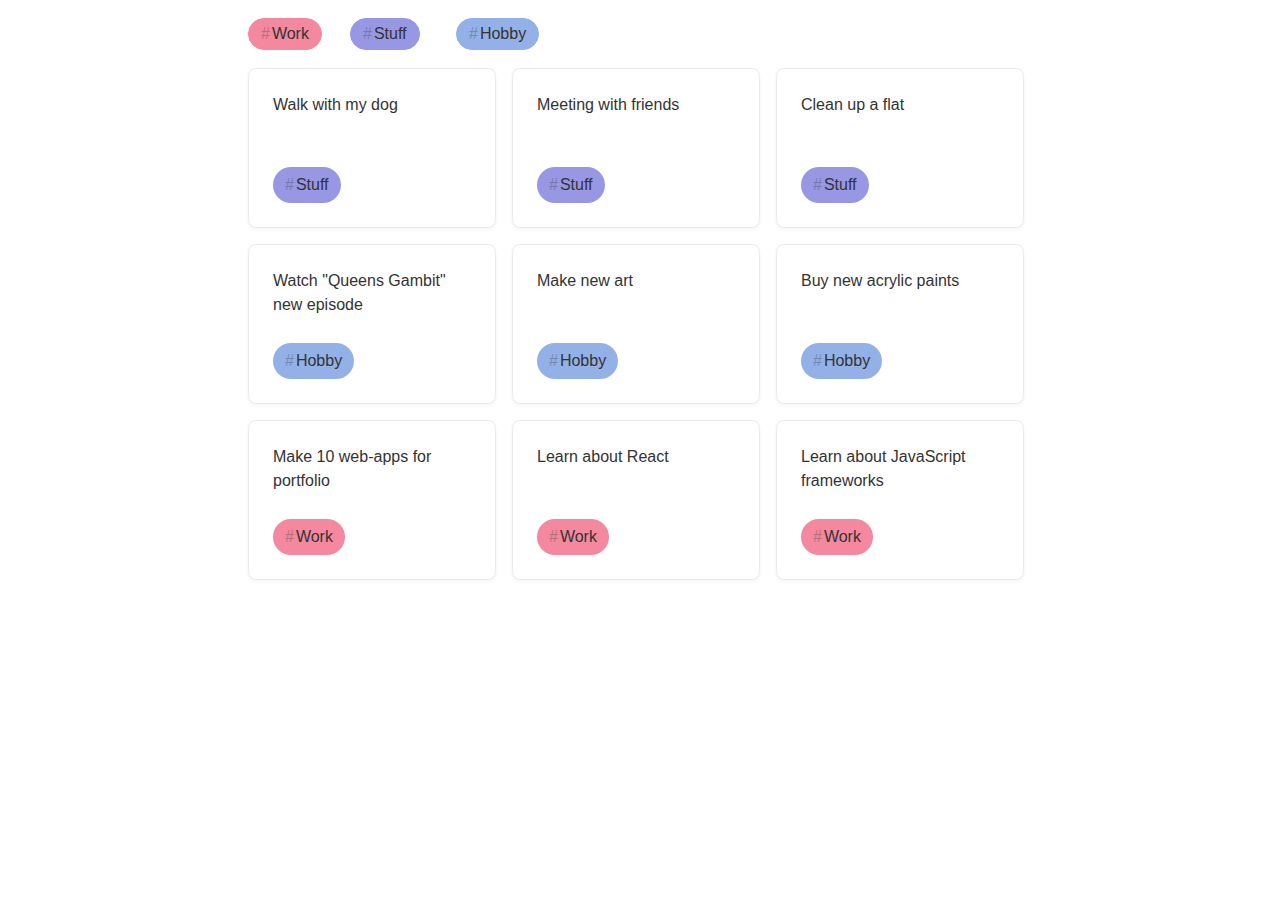
<file: task tracker/index.html>
<!DOCTYPE html>
<head>
    <meta charset = "UTF8">
    <link rel = "stylesheet" href = "style.css">
    <title>task tracker</title>
</head>
<body>
    <div id = "wrapper"> 
    <div class = "flexDiv"> 
        <input type = "checkbox" id = "work-box" checked>
        <label for = "work-box">
            <div class = "tag work pos-abs">Work</div>
        </label>
        <input type = "checkbox" id = "life-box" checked>
        <label for = "life-box">
            <div class = "tag life pos-abs">Stuff</div>
        </label>
        <input type = "checkbox" id = "hobby-box" checked>
        <label for = "hobby-box">
            <div class = "tag hobby pos-abs">Hobby</div>
        </label>
    <div class = "note">
        Walk with my dog
        <div class = "tag life">Stuff</div>
    </div>
    <div class = "note">
        Meeting with friends
        <div class = "tag life">Stuff</div>
    </div>
    <div class = "note">
        Clean up a flat
        <div class = "tag life">Stuff</div>
    </div>
    <div class = "note">
        Watch "Queens Gambit" new episode
        <div class = "tag hobby">Hobby</div>
    </div>
    <div class = "note">
        Make new art
        <div class = "tag hobby">Hobby</div>
    </div>
    <div class = "note">
        Buy new acrylic paints
        <div class = "tag hobby">Hobby</div>
    </div>
    <div class = "note">
        Make 10 web-apps for portfolio
        <div class = "tag work">Work</div>
    </div>
    <div class = "note">
        Learn about React
        <div class = "tag work">Work</div>
    </div>
    <div class = "note">
        Learn about JavaScript frameworks
        <div class = "tag work">Work</div>
    </div>
    </div>
    </div>
</body>
</file>
<file: task tracker/style.css>
#wrapper {
  position: absolute;
  top: 0;
  left: 0;
  width: 100%;
  height: 100%;
  color: #333333;
  font-family: "Inter", sans-serif;
}

.flexDiv {
  display: flex;
  position: absolute;
  margin-top: 60px;
  width: 90vw;
  flex-wrap: wrap;
  max-width: 800px;
  left: 50%;
  top: 0;
  transform: translateX(-50%);
}

input[type="checkbox"] {
  display: none;
}

.pos-abs {
  position: absolute;
  top: -50px;
  margin: 8px;
  margin-top: 8px !important;
}

.pos-abs.life {
  left: 102px;
}
.pos-abs.hobby {
  left: 208px;
}

.tag {
  padding: 6px 12px;
  width: -webkit-fit-content;
  width: -moz-fit-content;
  width: fit-content;
  border-radius: 9999px;
  margin-top: 12px;
  -webkit-user-select: none;
     -moz-user-select: none;
      -ms-user-select: none;
          user-select: none;
}


.tag::before {
  content: "#";
  margin-right: 2px;
  opacity: 0.3;
}

.work,
.note:has(.work) {
  --tagColor: #f4889e;
}

.life,
.note:has(.life) {
  --tagColor: #9797e4;
}
.hobby,
.note:has(.hobby) {
  --tagColor: #93b0e7;
}

.work,
.life,
.hobby {
  background-color: var(--tagColor);
}

.note {
  background-color: #ffffff;
  border: 1px solid #ebebeb;
  box-sizing: border-box;
  line-height: 1.5;
  border-radius: 8px;
  box-shadow: rgba(0, 0, 0, 0.05) 0px 1px 4px;
  overflow: hidden;
  display: flex;
  flex-direction: column;
  justify-content: space-between;
  transition: all 300ms ease-in-out 0s;
}

.note:hover {
  border-color: var(--tagColor);
}


#work-box:checked ~ .note:has(.work),
#life-box:checked ~ .note:has(.life),
#hobby-box:checked ~ .note:has(.hobby) {
  width: 31%;
  height: 160px;
  padding: 3%;
  margin: 1%;
  opacity: 1;
  border-width: 1px;
}

#work-box:checked + label div,
#life-box:checked + label div,
#hobby-box:checked + label div {
  background-color: var(--tagColor);
  color: unset;
}

#work-box + label div,
#life-box + label div,
#hobby-box + label div {
  background-color: white;
  border: 1px solid var(--tagColor);
  color: var(--tagColor);
}

#work-box ~ .note:has(.work),
#life-box ~ .note:has(.life),
#hobby-box ~ .note:has(.hobby) {
  width: 0;
  height: 0;
  padding: 0;
  margin: 0;
  opacity: 0;
  border-width: 0;
}

label {
  cursor: pointer;
}

label:hover {
  opacity: 0.8;
}
</file>
